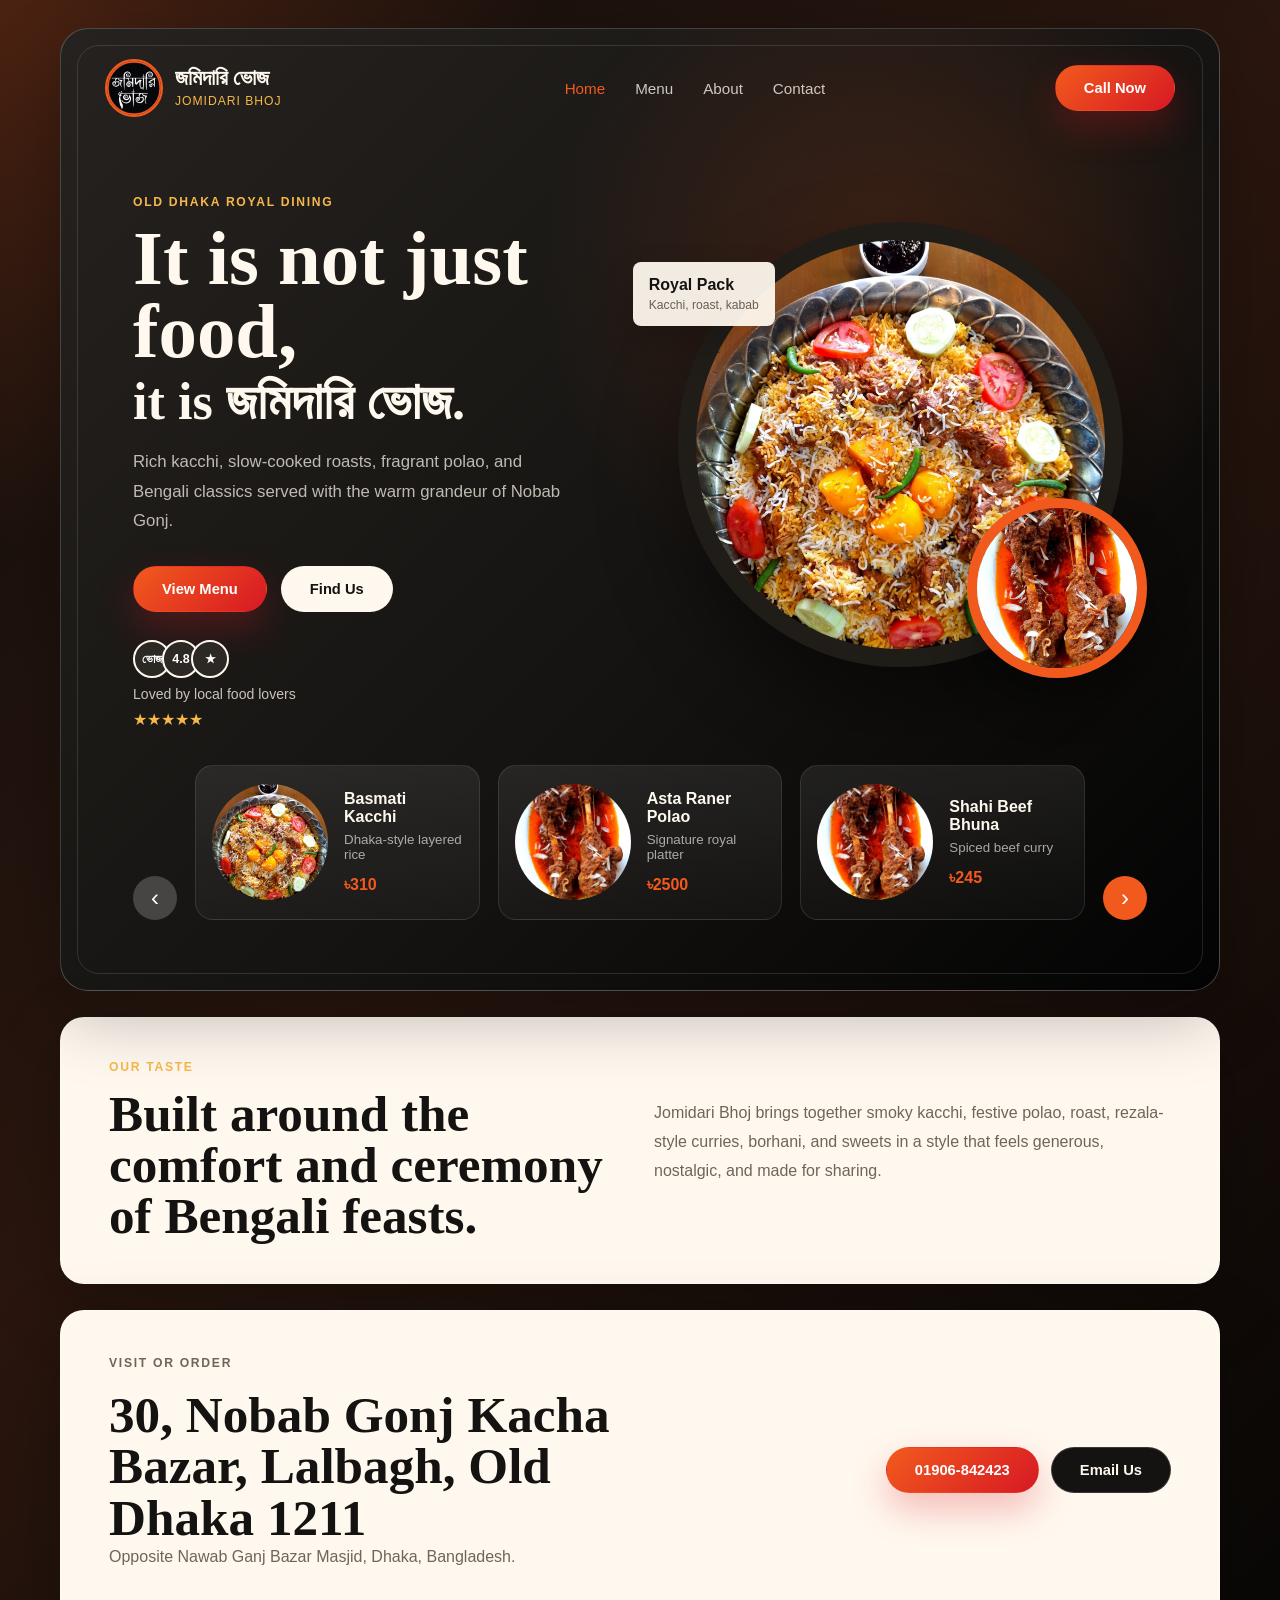
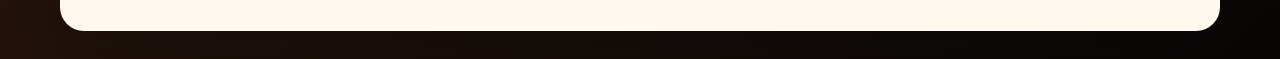
<file: index.html>
<!DOCTYPE html>
<html lang="en">
  <head>
    <meta charset="UTF-8" />
    <meta name="viewport" content="width=device-width, initial-scale=1.0" />
    <title>Jomidari Bhoj | Old Dhaka Feast</title>
    <link rel="stylesheet" href="styles.css" />
  </head>
  <body>
    <main class="site-shell">
      <section class="hero-page">
        <header class="topbar">
          <a class="brand" href="index.html" aria-label="Jomidari Bhoj home">
            <img src="logo.jpg" alt="Jomidari Bhoj logo" />
            <span>
              <strong>জমিদারি ভোজ</strong>
              <small>Jomidari Bhoj</small>
            </span>
          </a>

          <nav class="nav-links" aria-label="Primary navigation">
            <a class="active" href="index.html">Home</a>
            <a href="menu.html">Menu</a>
            <a href="#story">About</a>
            <a href="#contact">Contact</a>
          </nav>

          <a class="nav-cta" href="tel:+8801906842423">Call Now</a>
        </header>

        <div class="hero-grid">
          <div class="hero-copy">
            <p class="eyebrow">Old Dhaka royal dining</p>
            <h1>
              It is not just food,
              <span class="bengali-word">it is জমিদারি ভোজ.</span>
            </h1>
            <p class="hero-text">
              Rich kacchi, slow-cooked roasts, fragrant polao, and Bengali
              classics served with the warm grandeur of Nobab Gonj.
            </p>
            <div class="hero-actions">
              <a class="button button-primary" href="menu.html">View Menu</a>
              <a class="button button-light" href="#contact">Find Us</a>
            </div>

            <div class="review-block" aria-label="Customer rating">
              <div class="review-faces">
                <span>ভোজ</span>
                <span>4.8</span>
                <span>★</span>
              </div>
              <p>Loved by local food lovers</p>
              <div class="stars">★★★★★</div>
            </div>
          </div>

          <div class="hero-plate" aria-label="Featured dishes">
            <div class="discount-card">
              <strong>Royal Pack</strong>
              <span>Kacchi, roast, kabab</span>
            </div>
            <img class="main-dish" src="dish1.jpg" alt="Basmati kacchi biryani" />
            <img class="side-dish" src="dish2.jpg" alt="Mutton roast curry" />
          </div>
        </div>

        <div class="featured-strip" aria-label="Featured menu items">
          <button class="round-control" type="button" aria-label="Previous item">‹</button>
          <a class="mini-card" href="order.html?dish=basmati-kacchi">
            <img src="dish1.jpg" alt="Basmati kacchi dish" />
            <span>
              <strong>Basmati Kacchi</strong>
              <small>Dhaka-style layered rice</small>
              <b>৳310</b>
            </span>
          </a>
          <a class="mini-card" href="order.html?dish=asta-raner-polao">
            <img src="dish2.jpg" alt="Mutton leg roast" />
            <span>
              <strong>Asta Raner Polao</strong>
              <small>Signature royal platter</small>
              <b>৳2500</b>
            </span>
          </a>
          <a class="mini-card" href="order.html?dish=shahi-beef-bhuna">
            <img src="dish2.jpg" alt="Shahi beef bhuna" />
            <span>
              <strong>Shahi Beef Bhuna</strong>
              <small>Spiced beef curry</small>
              <b>৳245</b>
            </span>
          </a>
          <button class="round-control accent" type="button" aria-label="Next item">›</button>
        </div>
      </section>

      <section id="story" class="content-band split-band">
        <div>
          <p class="eyebrow">Our taste</p>
          <h2>Built around the comfort and ceremony of Bengali feasts.</h2>
        </div>
        <p>
          Jomidari Bhoj brings together smoky kacchi, festive polao, roast,
          rezala-style curries, borhani, and sweets in a style that feels
          generous, nostalgic, and made for sharing.
        </p>
      </section>

      <section id="contact" class="contact-band">
        <div>
          <p class="eyebrow">Visit or order</p>
          <h2>30, Nobab Gonj Kacha Bazar, Lalbagh, Old Dhaka 1211</h2>
          <p>Opposite Nawab Ganj Bazar Masjid, Dhaka, Bangladesh.</p>
        </div>
        <div class="contact-actions">
          <a class="button button-primary" href="tel:+8801906842423">01906-842423</a>
          <a class="button button-dark" href="mailto:islamriazul2444@gmail.com">Email Us</a>
        </div>
      </section>
    </main>
  </body>
</html>
</file>
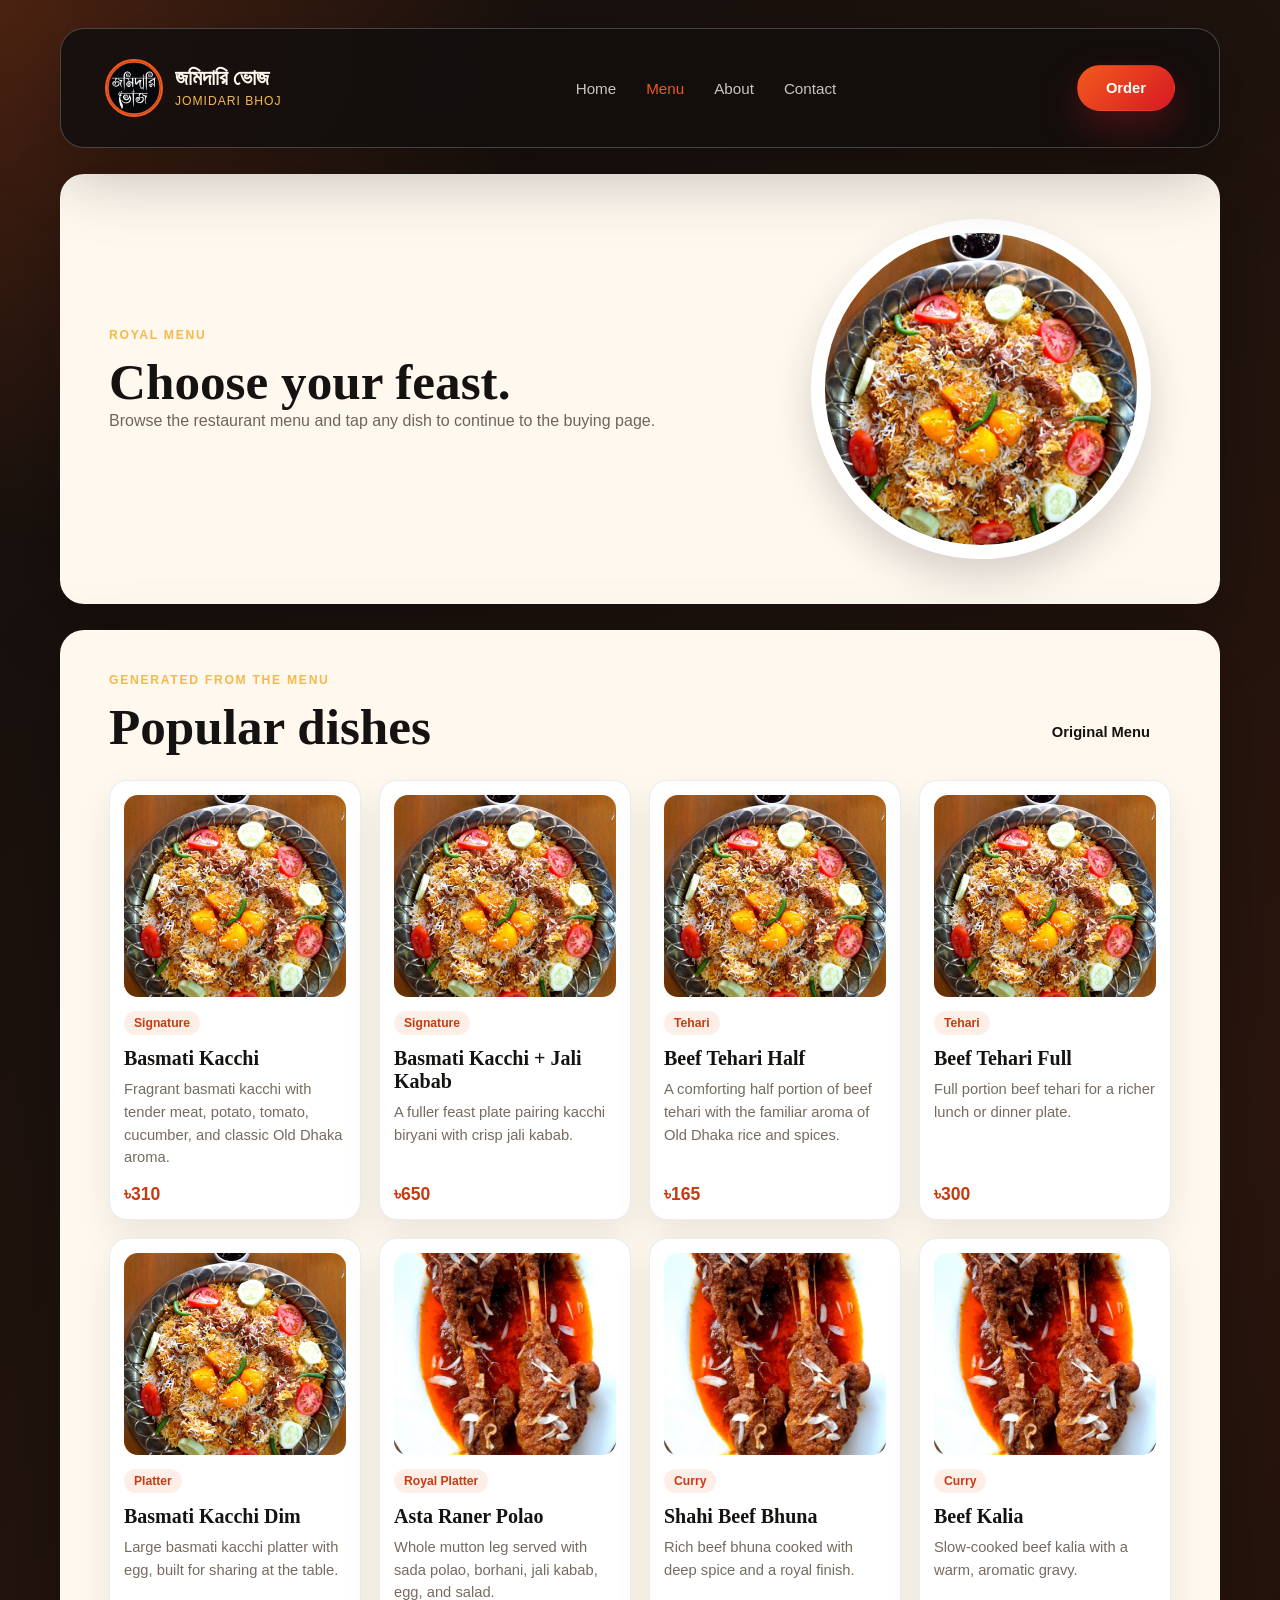
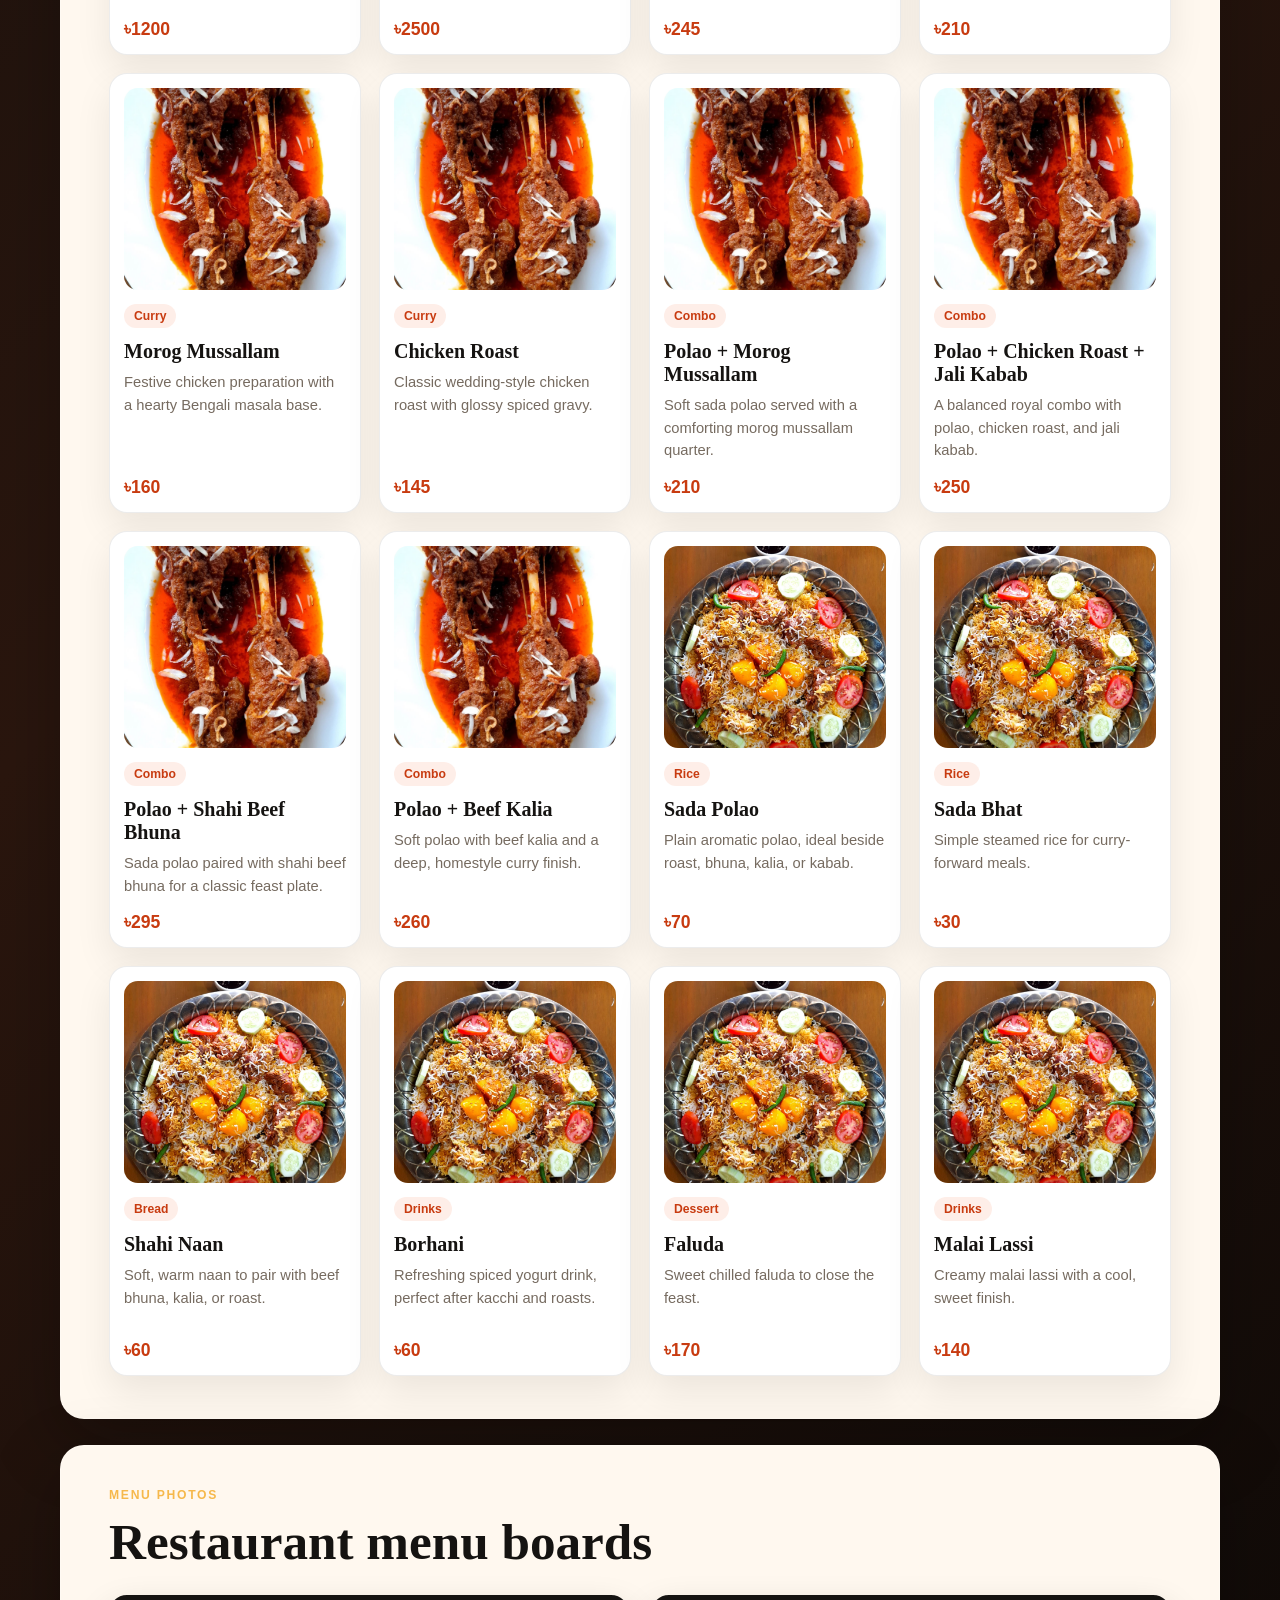
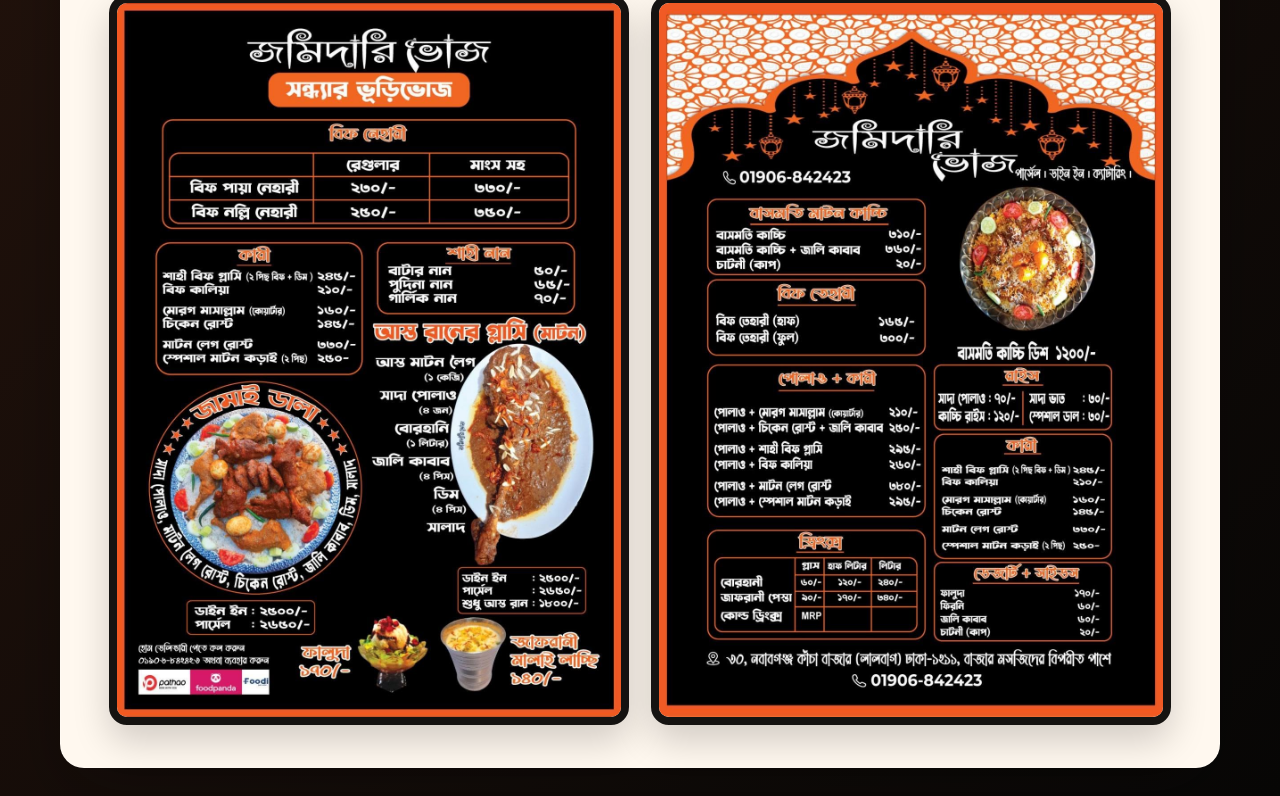
<file: menu.html>
<!DOCTYPE html>
<html lang="en">
  <head>
    <meta charset="UTF-8" />
    <meta name="viewport" content="width=device-width, initial-scale=1.0" />
    <title>Menu | Jomidari Bhoj</title>
    <link rel="stylesheet" href="styles.css" />
  </head>
  <body>
    <main class="site-shell">
      <header class="topbar inner-topbar">
        <a class="brand" href="index.html" aria-label="Jomidari Bhoj home">
          <img src="logo.jpg" alt="Jomidari Bhoj logo" />
          <span>
            <strong>জমিদারি ভোজ</strong>
            <small>Jomidari Bhoj</small>
          </span>
        </a>
        <nav class="nav-links" aria-label="Primary navigation">
          <a href="index.html">Home</a>
          <a class="active" href="menu.html">Menu</a>
          <a href="index.html#story">About</a>
          <a href="index.html#contact">Contact</a>
        </nav>
        <a class="nav-cta" href="tel:+8801906842423">Order</a>
      </header>

      <section class="menu-hero">
        <div>
          <p class="eyebrow">Royal menu</p>
          <h1>Choose your feast.</h1>
          <p>
            Browse the restaurant menu and tap any dish to continue to the
            buying page.
          </p>
        </div>
        <img src="dish1.jpg" alt="Kacchi biryani platter" />
      </section>

      <section class="dish-section">
        <div class="section-heading">
          <div>
            <p class="eyebrow">Generated from the menu</p>
            <h2>Popular dishes</h2>
          </div>
          <a class="button button-light compact" href="#original-menu">Original Menu</a>
        </div>

        <div class="dish-grid" id="dishGrid"></div>
      </section>

      <section id="original-menu" class="original-menu">
        <div class="section-heading">
          <div>
            <p class="eyebrow">Menu photos</p>
            <h2>Restaurant menu boards</h2>
          </div>
        </div>
        <div class="menu-images">
          <img src="menu1.jpg" alt="Jomidari Bhoj evening menu" />
          <img src="menu2.jpg" alt="Jomidari Bhoj full menu" />
        </div>
      </section>
    </main>
    <script src="script.js"></script>
  </body>
</html>
</file>
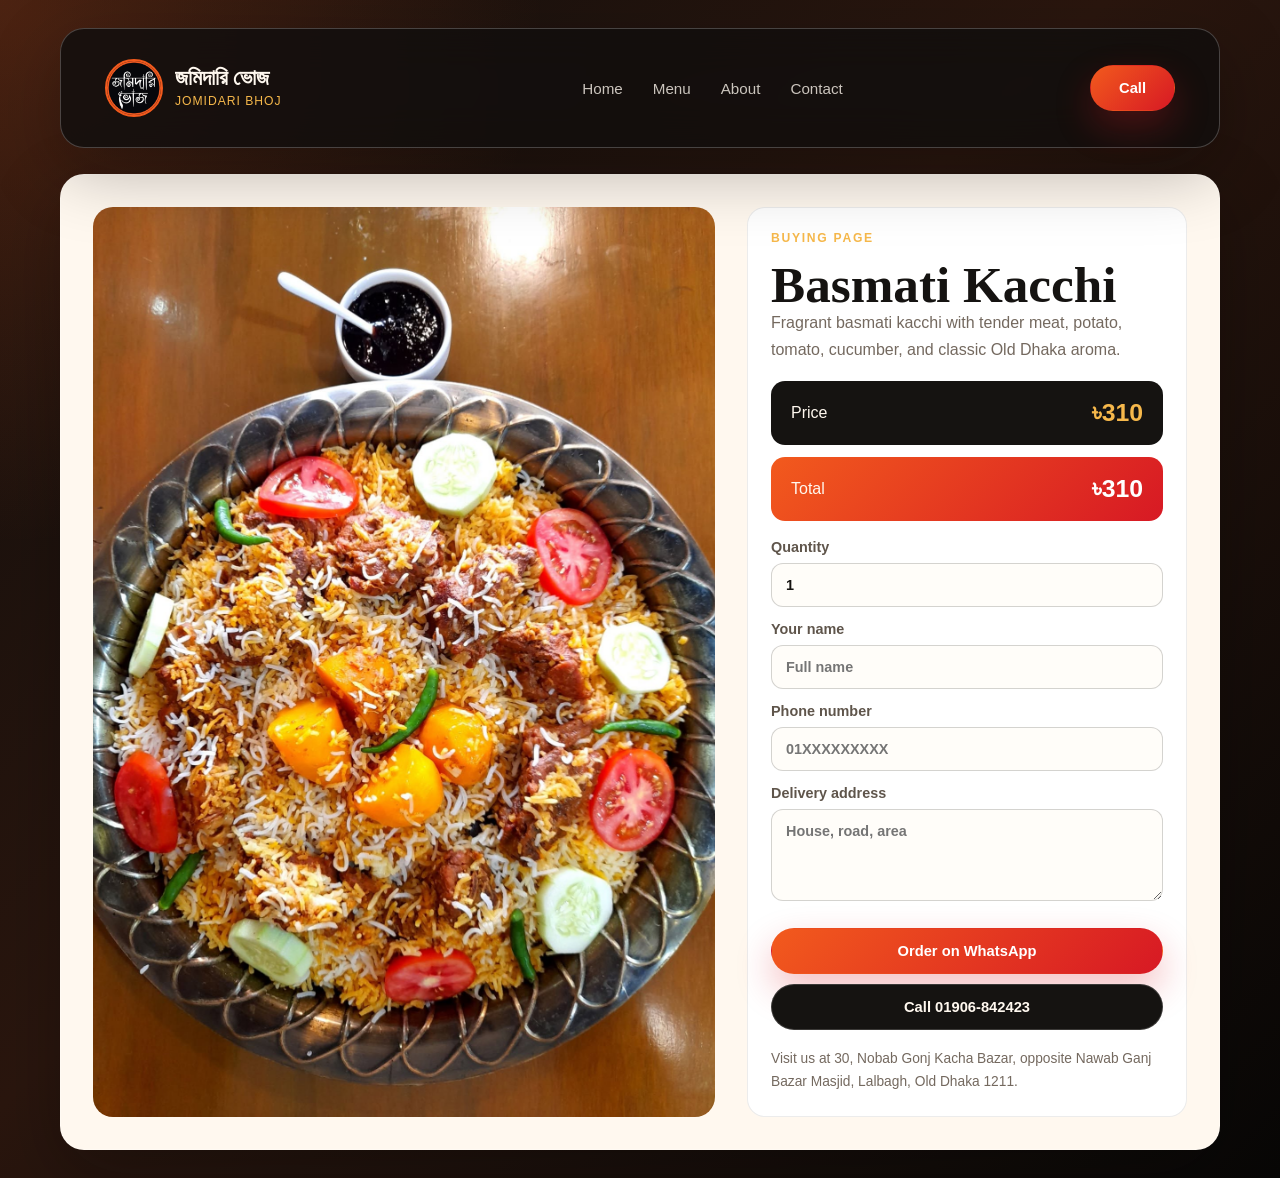
<file: order.html>
<!DOCTYPE html>
<html lang="en">
  <head>
    <meta charset="UTF-8" />
    <meta name="viewport" content="width=device-width, initial-scale=1.0" />
    <title>Order | Jomidari Bhoj</title>
    <link rel="stylesheet" href="styles.css" />
  </head>
  <body>
    <main class="site-shell">
      <header class="topbar inner-topbar">
        <a class="brand" href="index.html" aria-label="Jomidari Bhoj home">
          <img src="logo.jpg" alt="Jomidari Bhoj logo" />
          <span>
            <strong>জমিদারি ভোজ</strong>
            <small>Jomidari Bhoj</small>
          </span>
        </a>
        <nav class="nav-links" aria-label="Primary navigation">
          <a href="index.html">Home</a>
          <a href="menu.html">Menu</a>
          <a href="index.html#story">About</a>
          <a href="index.html#contact">Contact</a>
        </nav>
        <a class="nav-cta" href="tel:+8801906842423">Call</a>
      </header>

      <section class="order-layout">
        <div class="order-photo">
          <img id="orderImage" src="dish1.jpg" alt="Selected dish" />
        </div>

        <form class="order-panel">
          <p class="eyebrow">Buying page</p>
          <h1 id="orderName">Selected Dish</h1>
          <p id="orderDescription" class="order-description"></p>
          <div class="price-row">
            <span>Price</span>
            <strong id="orderPrice">৳0</strong>
          </div>
          <div class="price-row total-row">
            <span>Total</span>
            <strong id="orderTotal">৳0</strong>
          </div>

          <label>
            Quantity
            <input id="orderQuantity" type="number" value="1" min="1" max="20" />
          </label>
          <label>
            Your name
            <input id="customerName" type="text" placeholder="Full name" />
          </label>
          <label>
            Phone number
            <input id="customerPhone" type="tel" placeholder="01XXXXXXXXX" />
          </label>
          <label>
            Delivery address
            <textarea id="customerAddress" rows="4" placeholder="House, road, area"></textarea>
          </label>

          <a id="whatsappOrder" class="button button-primary full-button" href="#">Order on WhatsApp</a>
          <a class="button button-dark full-button" href="tel:+8801906842423">Call 01906-842423</a>

          <p class="fine-print">
            Visit us at 30, Nobab Gonj Kacha Bazar, opposite Nawab Ganj Bazar
            Masjid, Lalbagh, Old Dhaka 1211.
          </p>
        </form>
      </section>
    </main>
    <script src="script.js"></script>
  </body>
</html>
</file>
<file: styles.css>
:root {
  --ink: #070707;
  --charcoal: #151311;
  --card: #221f1b;
  --cream: #f8efe5;
  --paper: #fff8ef;
  --muted: #8e8377;
  --orange: #f25a1d;
  --orange-dark: #c83b10;
  --gold: #f6b84b;
  --line: rgba(255, 255, 255, 0.16);
  --shadow: 0 24px 70px rgba(7, 7, 7, 0.28);
}

* {
  box-sizing: border-box;
}

html {
  scroll-behavior: smooth;
}

body {
  margin: 0;
  min-height: 100vh;
  overflow-x: hidden;
  background:
    radial-gradient(circle at top left, rgba(242, 90, 29, 0.26), transparent 34rem),
    linear-gradient(135deg, #120f0d 0%, #2a160e 45%, #080706 100%);
  color: var(--paper);
  font-family: "Segoe UI", "Noto Sans Bengali", Arial, sans-serif;
}

a {
  color: inherit;
  text-decoration: none;
}

img {
  display: block;
  max-width: 100%;
}

.site-shell {
  width: min(1160px, calc(100% - 32px));
  margin: 28px auto;
}

.hero-page,
.inner-topbar,
.menu-hero,
.dish-section,
.original-menu,
.order-layout,
.content-band,
.contact-band {
  border: 1px solid rgba(255, 255, 255, 0.22);
  box-shadow: var(--shadow);
}

.hero-page {
  position: relative;
  overflow: hidden;
  min-height: 850px;
  border-radius: 28px;
  background:
    radial-gradient(circle at 72% 26%, rgba(242, 90, 29, 0.18), transparent 22rem),
    linear-gradient(135deg, #25221f 0%, #151311 58%, #030303 100%);
}

.hero-page::before {
  content: "";
  position: absolute;
  inset: 16px;
  pointer-events: none;
  border: 1px solid rgba(255, 255, 255, 0.12);
  border-radius: 22px;
}

.topbar {
  position: relative;
  z-index: 2;
  display: flex;
  align-items: center;
  justify-content: space-between;
  gap: 22px;
  padding: 30px 44px;
}

.inner-topbar {
  margin-bottom: 26px;
  border-radius: 24px;
  background: rgba(18, 15, 13, 0.86);
  backdrop-filter: blur(20px);
}

.brand {
  display: inline-flex;
  align-items: center;
  gap: 12px;
  min-width: 230px;
}

.brand img {
  width: 58px;
  height: 58px;
  border-radius: 50%;
  object-fit: cover;
  border: 2px solid var(--orange);
}

.brand strong {
  display: block;
  font-family: Georgia, "Noto Serif Bengali", serif;
  font-size: 1.35rem;
  line-height: 1;
}

.brand small {
  display: block;
  margin-top: 5px;
  color: var(--gold);
  font-size: 0.76rem;
  letter-spacing: 0.08em;
  text-transform: uppercase;
}

.nav-links {
  display: flex;
  align-items: center;
  justify-content: center;
  gap: 30px;
  color: rgba(255, 248, 239, 0.78);
  font-size: 0.95rem;
}

.nav-links a {
  padding: 8px 0;
}

.nav-links a.active,
.nav-links a:hover {
  color: var(--orange);
}

.nav-cta,
.button {
  display: inline-flex;
  align-items: center;
  justify-content: center;
  min-height: 46px;
  padding: 0 28px;
  border-radius: 999px;
  font-weight: 700;
  font-size: 0.92rem;
  border: 1px solid transparent;
}

.nav-cta,
.button-primary {
  color: white;
  background: linear-gradient(135deg, var(--orange), #d71924);
  box-shadow: 0 16px 36px rgba(215, 25, 36, 0.28);
}

.button-light {
  color: var(--charcoal);
  background: var(--paper);
}

.button-dark {
  color: var(--paper);
  background: var(--charcoal);
  border-color: rgba(255, 255, 255, 0.16);
}

.compact {
  min-height: 40px;
  padding-inline: 20px;
}

.hero-grid {
  position: relative;
  z-index: 1;
  display: grid;
  grid-template-columns: 0.9fr 1.1fr;
  gap: 28px;
  align-items: center;
  padding: 48px 72px 36px;
}

.eyebrow {
  margin: 0 0 14px;
  color: var(--gold);
  font-weight: 800;
  letter-spacing: 0.14em;
  text-transform: uppercase;
  font-size: 0.76rem;
}

h1,
h2,
h3,
p {
  margin-top: 0;
}

h1,
h2 {
  font-family: Georgia, "Noto Serif Bengali", serif;
  letter-spacing: 0;
}

.hero-copy h1 {
  max-width: 590px;
  margin-bottom: 18px;
  font-size: clamp(3.2rem, 6vw, 5.45rem);
  line-height: 0.95;
}

.bengali-word {
  display: block;
  margin-top: 0.08em;
  font-family: "Noto Serif Bengali", Georgia, serif;
  font-size: 0.68em;
  line-height: 1.08;
}

.hero-text {
  max-width: 520px;
  color: rgba(255, 248, 239, 0.72);
  font-size: 1.05rem;
  line-height: 1.75;
}

.hero-actions {
  display: flex;
  flex-wrap: wrap;
  gap: 14px;
  margin: 30px 0 28px;
}

.review-block p {
  margin-bottom: 8px;
  color: rgba(255, 248, 239, 0.76);
  font-size: 0.88rem;
}

.review-faces {
  display: flex;
  align-items: center;
  margin-bottom: 8px;
}

.review-faces span {
  display: grid;
  place-items: center;
  width: 38px;
  height: 38px;
  margin-right: -9px;
  border-radius: 50%;
  color: white;
  background: #2c2925;
  border: 2px solid var(--paper);
  font-size: 0.78rem;
  font-weight: 800;
}

.stars {
  color: var(--gold);
  letter-spacing: 0;
}

.hero-plate {
  position: relative;
  min-height: 520px;
}

.main-dish {
  position: absolute;
  top: 20px;
  right: 24px;
  width: min(560px, 82%);
  aspect-ratio: 1;
  object-fit: cover;
  border-radius: 50%;
  border: 18px solid #201d19;
  box-shadow: 0 34px 80px rgba(0, 0, 0, 0.45);
}

.side-dish {
  position: absolute;
  right: 0;
  bottom: 44px;
  width: 180px;
  height: 180px;
  object-fit: cover;
  border-radius: 50%;
  border: 10px solid var(--orange);
  box-shadow: 0 24px 40px rgba(0, 0, 0, 0.36);
}

.discount-card {
  position: absolute;
  z-index: 2;
  top: 60px;
  left: 28px;
  max-width: 170px;
  padding: 14px 16px;
  border-radius: 8px;
  color: var(--charcoal);
  background: rgba(255, 248, 239, 0.94);
  box-shadow: 0 16px 36px rgba(0, 0, 0, 0.2);
}

.discount-card strong,
.discount-card span {
  display: block;
}

.discount-card span {
  margin-top: 4px;
  color: #695f54;
  font-size: 0.76rem;
}

.featured-strip {
  position: relative;
  z-index: 2;
  display: grid;
  grid-template-columns: 44px repeat(3, minmax(0, 1fr)) 44px;
  gap: 18px;
  align-items: end;
  padding: 0 72px 70px;
}

.mini-card,
.dish-card {
  transition: transform 180ms ease, border-color 180ms ease, box-shadow 180ms ease;
}

.mini-card:hover,
.dish-card:hover {
  transform: translateY(-6px);
  border-color: rgba(242, 90, 29, 0.62);
}

.mini-card {
  display: grid;
  grid-template-columns: 116px 1fr;
  gap: 16px;
  align-items: center;
  min-height: 155px;
  padding: 16px;
  border-radius: 18px;
  color: var(--paper);
  background: linear-gradient(180deg, rgba(255, 255, 255, 0.08), rgba(255, 255, 255, 0.03));
  border: 1px solid rgba(255, 255, 255, 0.1);
}

.mini-card img {
  width: 116px;
  height: 116px;
  object-fit: cover;
  border-radius: 50%;
}

.mini-card strong,
.mini-card small,
.mini-card b {
  display: block;
}

.mini-card small {
  margin: 6px 0 14px;
  color: rgba(255, 248, 239, 0.64);
}

.mini-card b {
  color: var(--orange);
}

.round-control {
  width: 44px;
  height: 44px;
  border: 0;
  border-radius: 50%;
  color: white;
  background: rgba(255, 255, 255, 0.2);
  font-size: 1.5rem;
}

.round-control.accent {
  background: var(--orange);
}

.content-band,
.contact-band,
.menu-hero,
.dish-section,
.original-menu,
.order-layout {
  margin-top: 26px;
  border-radius: 24px;
  background: var(--paper);
  color: var(--charcoal);
}

.split-band,
.contact-band {
  display: grid;
  grid-template-columns: 1fr 1fr;
  gap: 28px;
  align-items: center;
  padding: 42px 48px;
}

.content-band h2,
.contact-band h2,
.dish-section h2,
.original-menu h2,
.menu-hero h1,
.order-panel h1 {
  margin-bottom: 0;
  font-size: clamp(2rem, 4vw, 4rem);
  line-height: 1;
}

.split-band p:last-child,
.contact-band p {
  color: #706459;
  line-height: 1.8;
}

.contact-actions {
  display: flex;
  flex-wrap: wrap;
  justify-content: flex-end;
  gap: 12px;
}

.menu-hero {
  display: grid;
  grid-template-columns: 1fr 360px;
  gap: 28px;
  align-items: center;
  padding: 44px 48px;
  overflow: hidden;
}

.menu-hero p:not(.eyebrow) {
  max-width: 640px;
  color: #706459;
  line-height: 1.7;
}

.menu-hero img {
  width: 340px;
  height: 340px;
  object-fit: cover;
  border-radius: 50%;
  border: 14px solid white;
  box-shadow: 0 18px 40px rgba(7, 7, 7, 0.16);
}

.dish-section,
.original-menu {
  padding: 42px 48px;
}

.section-heading {
  display: flex;
  align-items: end;
  justify-content: space-between;
  gap: 20px;
  margin-bottom: 28px;
}

.dish-grid {
  display: grid;
  grid-template-columns: repeat(4, minmax(0, 1fr));
  gap: 18px;
}

.dish-card {
  display: flex;
  flex-direction: column;
  min-height: 410px;
  padding: 14px;
  border-radius: 18px;
  background: white;
  border: 1px solid rgba(21, 19, 17, 0.08);
  box-shadow: 0 16px 36px rgba(7, 7, 7, 0.08);
}

.dish-card img {
  width: 100%;
  aspect-ratio: 1.1;
  object-fit: cover;
  border-radius: 14px;
}

.dish-meta {
  width: fit-content;
  margin-top: 14px;
  padding: 5px 10px;
  border-radius: 999px;
  color: var(--orange-dark);
  background: rgba(242, 90, 29, 0.1);
  font-size: 0.76rem;
  font-weight: 800;
}

.dish-card h3 {
  margin: 12px 0 8px;
  font-family: Georgia, "Noto Serif Bengali", serif;
  font-size: 1.25rem;
}

.dish-card p {
  flex: 1;
  color: #766b60;
  font-size: 0.92rem;
  line-height: 1.55;
}

.dish-card b {
  color: var(--orange-dark);
  font-size: 1.1rem;
}

.menu-images {
  display: grid;
  grid-template-columns: 1fr 1fr;
  gap: 22px;
}

.menu-images img {
  width: 100%;
  border-radius: 18px;
  border: 8px solid var(--charcoal);
  box-shadow: 0 16px 36px rgba(7, 7, 7, 0.18);
}

.order-layout {
  display: grid;
  grid-template-columns: minmax(0, 1fr) 440px;
  gap: 32px;
  padding: 32px;
}

.order-photo {
  min-height: 620px;
  border-radius: 20px;
  overflow: hidden;
  background: var(--charcoal);
}

.order-photo img {
  width: 100%;
  height: 100%;
  min-height: 620px;
  object-fit: cover;
}

.order-panel {
  padding: 24px;
  border-radius: 18px;
  background: white;
  box-shadow: inset 0 0 0 1px rgba(21, 19, 17, 0.08);
}

.order-description,
.fine-print {
  color: #74695f;
  line-height: 1.65;
}

.price-row {
  display: flex;
  align-items: center;
  justify-content: space-between;
  margin: 18px 0;
  padding: 18px 20px;
  border-radius: 14px;
  background: var(--charcoal);
  color: var(--paper);
}

.total-row {
  margin-top: -6px;
  background: linear-gradient(135deg, var(--orange), #d71924);
}

.price-row strong {
  color: var(--gold);
  font-size: 1.55rem;
}

.total-row strong {
  color: white;
}

label {
  display: block;
  margin-bottom: 14px;
  color: #5f554b;
  font-weight: 800;
  font-size: 0.9rem;
}

input,
textarea {
  width: 100%;
  margin-top: 8px;
  border: 1px solid rgba(21, 19, 17, 0.18);
  border-radius: 12px;
  padding: 13px 14px;
  color: var(--charcoal);
  background: #fffdf9;
  font: inherit;
}

.full-button {
  width: 100%;
  margin-top: 10px;
}

.fine-print {
  margin: 18px 0 0;
  font-size: 0.86rem;
}

@media (max-width: 980px) {
  .site-shell {
    width: min(100% - 20px, 760px);
    margin-top: 10px;
  }

  .hero-page {
    min-height: auto;
  }

  .topbar,
  .inner-topbar {
    flex-wrap: wrap;
    padding: 22px;
  }

  .brand {
    min-width: 0;
  }

  .nav-links {
    order: 3;
    width: 100%;
    justify-content: flex-start;
    gap: 18px;
    overflow-x: auto;
  }

  .hero-grid,
  .menu-hero,
  .order-layout,
  .split-band,
  .contact-band {
    grid-template-columns: 1fr;
  }

  .hero-grid {
    padding: 30px 24px 20px;
  }

  .hero-copy h1 {
    font-size: clamp(3rem, 13vw, 5rem);
  }

  .hero-plate {
    min-height: 440px;
  }

  .main-dish {
    right: 50%;
    width: min(420px, 92%);
    transform: translateX(50%);
  }

  .side-dish {
    right: 28px;
  }

  .featured-strip {
    grid-template-columns: 44px minmax(0, 1fr) 44px;
    padding: 0 24px 32px;
  }

  .mini-card:nth-of-type(n + 3) {
    display: none;
  }

  .dish-grid {
    grid-template-columns: repeat(2, minmax(0, 1fr));
  }

  .menu-images {
    grid-template-columns: 1fr;
  }

  .contact-actions {
    justify-content: flex-start;
  }
}

@media (max-width: 620px) {
  .site-shell {
    width: 100%;
    margin: 0;
  }

  .hero-page,
  .inner-topbar,
  .menu-hero,
  .dish-section,
  .original-menu,
  .order-layout,
  .content-band,
  .contact-band {
    border-radius: 0;
  }

  .hero-page::before {
    display: none;
  }

  .brand img {
    width: 48px;
    height: 48px;
  }

  .brand strong {
    font-size: 1.1rem;
  }

  .nav-cta {
    display: none;
  }

  .hero-copy h1 {
    width: 100%;
    max-width: 22rem;
    font-size: clamp(2.6rem, 13vw, 3.15rem);
    line-height: 1;
  }

  .hero-copy,
  .hero-text,
  .hero-actions {
    width: 100%;
    max-width: 100%;
    min-width: 0;
  }

  .hero-text {
    width: 100%;
    max-width: 22rem;
    overflow-wrap: anywhere;
  }

  .bengali-word {
    font-size: 0.58em;
    line-height: 1.15;
  }

  .hero-actions,
  .section-heading {
    align-items: stretch;
    flex-direction: column;
  }

  .button {
    width: 100%;
    max-width: 22rem;
  }

  .hero-plate {
    min-height: 360px;
  }

  .discount-card {
    left: 0;
    top: 24px;
  }

  .side-dish {
    width: 130px;
    height: 130px;
    bottom: 28px;
  }

  .featured-strip {
    grid-template-columns: 1fr;
  }

  .round-control {
    display: none;
  }

  .mini-card {
    grid-template-columns: 96px 1fr;
  }

  .mini-card img {
    width: 96px;
    height: 96px;
  }

  .menu-hero,
  .dish-section,
  .original-menu,
  .split-band,
  .contact-band,
  .order-layout {
    padding: 28px 18px;
  }

  .menu-hero img {
    width: min(100%, 320px);
    height: auto;
    aspect-ratio: 1;
  }

  .dish-grid {
    grid-template-columns: 1fr;
  }

  .order-photo,
  .order-photo img {
    min-height: 360px;
  }
}
</file>
